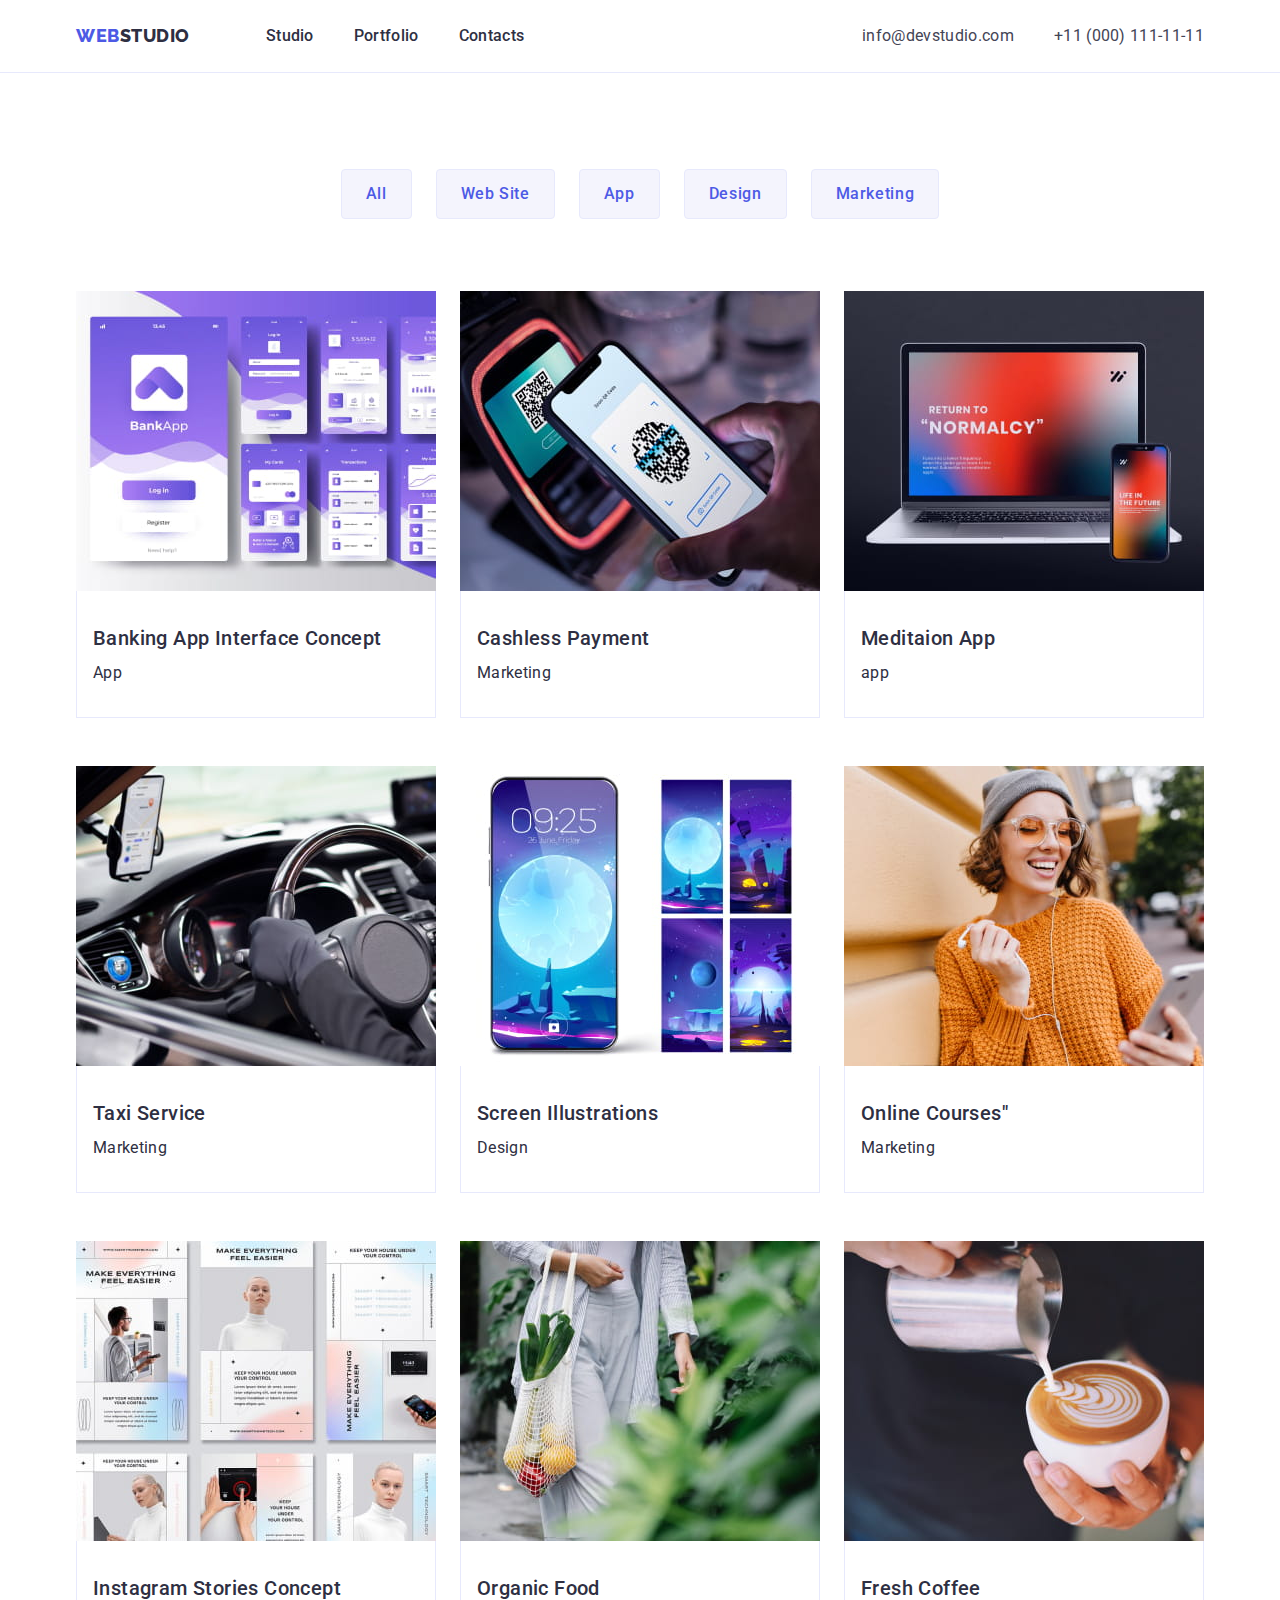
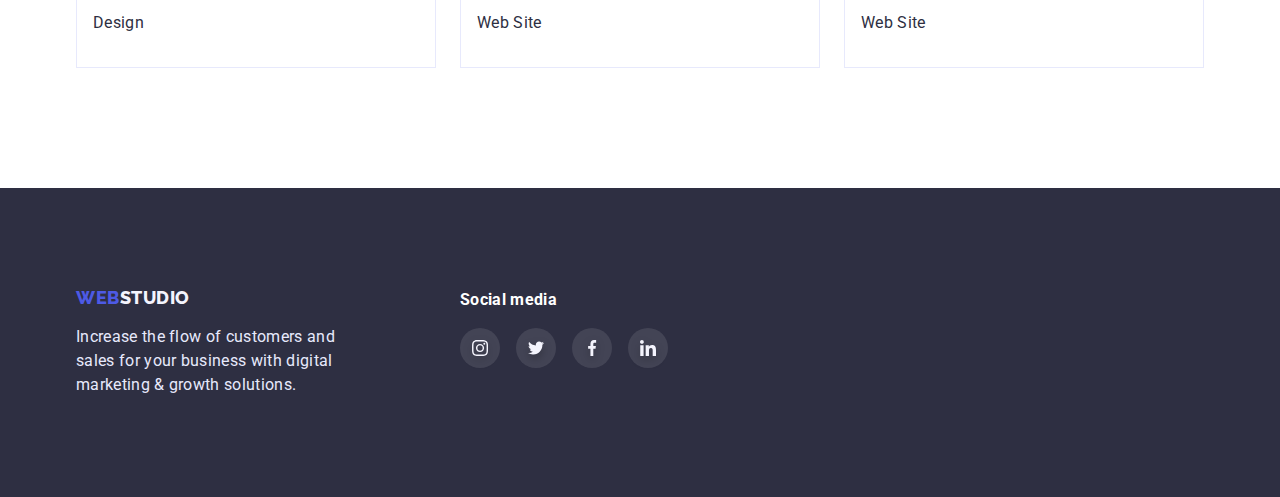
<file: portfolio.html>
<!DOCTYPE html>
<html lang="en">
<head>
    <meta charset="UTF-8">
    <meta http-equiv="X-UA-Compatible" content="IE=edge">
    <meta name="viewport" content="width=device-width, initial-scale=1.0">
    <title>Студія</title>
    <link rel="stylesheet" href="https://cdnjs.cloudflare.com/ajax/libs/modern-normalize/1.1.0/modern-normalize.min.css">

    <link rel="preconnect" href="https://fonts.googleapis.com">
<link rel="preconnect" href="https://fonts.gstatic.com" crossorigin>
<link href="https://fonts.googleapis.com/css2?family=Raleway:wght@800&family=Roboto:wght@400;500;700;900&display=swap" rel="stylesheet">
<link rel="stylesheet" href="./css/styles.css">

</head>
<body>
    <header class="page-header">
        <div class="container head-main">
        <nav class="header-nav">
       <a href="./index.html" class="logo"><span class="web-logo">Web</span>Studio</a>
        <ul class="site-nav">
            <li class="item"><a href="./index.html" class="current padding-a">Studio</a></li>
            <li class="item"><a href="./portfolio.html" class="padding-a" >Portfolio</a></li>
            <li class="item"><a href="" class="padding-a">Contacts</a></li>
        </ul>
        </nav>
    
        <address >
            
            <ul class="site-address">
            <li class="item"><a href="mailto:info@devstudio.com" class="mail">info@devstudio.com</a></li>
            <li class="item"><a href="tel:+110001111111" class="tel">+11 (000) 111-11-11</a></li>
            </ul>
        
        </address>
    </div>
    </header>
<main>

<section class="main-filters">
<div class="container">
<h1 class="visually-hidden">Filters</h1>
    <ul class="filter-buttons">
        <li class="btn-padding"><button type="button">All</button> </li>
        <li class="btn-padding"><button type="button">Web Site</button></li>
        <li class="btn-padding"><button type="button">App</button></li>
        <li class="btn-padding"><button type="button">Design</button></li>
        <li class="btn-padding"><button type="button">Marketing</button></li>
    </ul>

    <ul class="examples-list">
        <li class="examples-card"><img class="img" src="./images/bankingappinterface.jpg" alt="Banking App Interface Concept" width="360" height="300">
        <div class="photo-comment">
            <h2>Banking App Interface Concept</h2>
        <p>App</p>
    </div>
        </li>

        <li class="examples-card"><img class="img" src="./images/cashlesspayment.jpg" alt="Cashless Payment" width="360" height="300">
            <div class="photo-comment">
            <h2>Cashless Payment</h2>
        <p>Marketing</p>
    </div>
        </li>

        <li class="examples-card"><img class="img" src="./images/meditaionapp.jpg" alt="Meditaion App" width="360" height="300">
            <div class="photo-comment">
            <h2>Meditaion App</h2>
            <p>app</p>
        </div>
        </li>

        <li class="examples-card"><img class="img" src="./images/taxiservice.jpg" alt="Taxi Service" width="360" height="300">
            <div class="photo-comment">
            <h2>Taxi Service</h2>
        <p>Marketing</p>
    </div>
        </li>

        <li class="examples-card"><img class="img" src="./images/screenillustrations.jpg" alt="Screen Illustrations" width="360" height="300">
            <div class="photo-comment">
            <h2>Screen Illustrations</h2>
        <p>Design</p>
    </div>
        </li>

        <li class="examples-card"><img class="img" src="./images/girlwithphone.jpg" alt="Online Courses" width="360" height="300">
            <div class="photo-comment">
            <h2>Online Courses"</h2>
        <p>Marketing</p>
    </div>
        </li>

        <li class="examples-card"><img class="img" src="./images/instagramstoriesconcept.jpg" alt="Instagram Stories Concept" width="360" height="300">
            <div class="photo-comment">
            <h2>Instagram Stories Concept</h2>
        <p>Design</p>
    </div>
        </li>

        <li class="examples-card"><img class="img" src="./images/organicfood.jpg" alt="Organic Food" width="360" height="300">
            <div class="photo-comment">
            <h2>Organic Food</h2>
        <p>Web Site</p>
    </div>
        </li>

        <li class="examples-card"><img class="img" src="./images/freshcoffee.jpg" alt="Fresh Coffee" width="360" height="300">
            <div class="photo-comment">
            <h2>Fresh Coffee</h2>
        <p>Web Site</p>
    </div>
        </li>
    </ul>
</div>
</section>
</main>
<footer class="footer">

    <div class="container">
    
    <div class="footer-main">
    
    <div class="footer-flex">
        <a  href="./index.html">Web<span class="footer-logo-studio">Studio</span></a>
     <p class="footer-text">Increase the flow of customers and sales for your business with digital marketing & growth solutions.</p>
    </div>
    
     <div class="social-media">
        <h2 class="social-media-title">Social media</h2>
    <ul class="social-list-footer">
        <li class="social-icons-footer">
            <svg class="social-pictures-footer">
            <use href="./images/icons.svg#icon-instagram"></use>
        </svg>
        </li>
        <li class="social-icons-footer">
            <svg class="social-pictures-footer">
            <use href="./images/icons.svg#icon-twitter"></use>
        </svg>
        </li >
        <li class="social-icons-footer">
            <svg class="social-pictures-footer">
            <use href="./images/icons.svg#icon-facebook"></use>
        </svg>
        </li>
        <li class="social-icons-footer">
            <svg class="social-pictures-footer">
            <use href="./images/icons.svg#icon-linkedin"></use>
        </svg>
        </li>
    </ul>
    </div>
    </div>
    </div>
    </footer>
     
    </body>
    </html>
</file>
<file: css/styles.css>
html{
    box-sizing: border-box;
}


:root{
    --brand-color:#2E2F42;
    --main-white-color: #FFFFFF; 
    --hover-focus: #404BBF;
    --button-color: #4D5AE5;
    --background-button: #F4F4FD;  
    --footer-text-color: #E7E9FC;
    --hover-background-button: #404BBF;
    --active-page: #000000;
    --text-color: #434455;
}
h1,
h2,
h3,
h4,
p,
ul {
  margin: 0;
  padding: 0;
}
.container{
    max-width: 1158px;
    padding-left: 15px;
    padding-right: 15px;
    margin-left: auto;
    margin-right: auto;
   
}

.site-nav{
    display: flex;
    margin: 0;
    padding-left: 0;
}

.site-nav .item:not(:last-child){
    margin-right: 40px;

}
.site-nav .item{
    padding-top: 24px;
    padding-bottom: 24px;
}

.site-address .item:not(:last-child){
    margin-right: 40px;

}

.padding-a{
    padding-top: 24px;
    padding-bottom: 24px;
}

.site-address{
   padding-left: 0;
}

body{
    background-color: var(--main-white-color);
    font-family: 'Roboto', sans-serif;
    color: var(--brand-color);
}

ul{
    list-style: none;
}

.visually-hidden {
    position: absolute;
    width: 1px;
    height: 1px;
    margin: -1px;
    border: 0;
    padding: 0;
    white-space: nowrap;
    clip-path: inset(100%);
    clip: rect(0 0 0 0);
    overflow: hidden;
  }

    .logo
    {
        margin-right: 76px;
        font-weight: 800;
        font-size: 18px;
        line-height: 1.33;
        font-family: 'raleway', sans-serif;
        color: var(--brand-color);
        letter-spacing: 0.03em;
    }
    .web-logo {
        color: var(--button-color);}

        .head-main{
            display: flex;
            align-items: center;
          }
  .header-nav{
    display: flex;
    align-items: center;
    margin-right: auto;
  }

    
     .site-nav a{
        font-weight: 500;
        font-size: 16px;
        line-height: 1.5;
        color: var(--brand-color);
        letter-spacing: 0.02em;
     }
.site-nav .current{
color: var(--brand-color);
}



    .header-nav .site-address:focus, .header-nav .site-address a:hover{
        color: var(--hover-focus);}
        .header-nav .site-nav:focus, .header-nav .site-nav a:hover{
            color: var(--hover-focus);
    }
    .site-address{
        display: flex;
    
    }
    .site-address .item{
        font-style: normal;
    }



    .site-address a{  
        font-weight: 400;
        font-size: 16px;
        line-height: 1.5;
        color: var(--text-color);
        letter-spacing: 0.02em;

    }

  
    .site-address a:hover, .site-address a:focus
    {
        color: var(--hover-focus)
    }

.page-header{
    border-bottom-width: 1px;
  border-bottom-style: solid;
  border-bottom-color:#E7E9FC;
}


.hero{
    height: 600px;
    max-width: 1440px;
    margin-left: auto;
    margin-right: auto;
   background-image: linear-gradient(
    to right,
    rgba(46, 47, 66, 0.7),
    rgba(46, 47, 66, 0.7)
    ),
    url(../images/peopleoffice.jpg);
   background-size: auto auto;
    background-position: 50% 50%;
    background-repeat: no-repeat;
   background-color:var(--brand-color);
   text-align: center;
   padding-top: 188px;
   padding-bottom: 188px;
}

.hero-title{
    
    font-size: 56px;
    line-height: 1.07;
    color: var(--main-white-color);
    letter-spacing: 0.02em;
text-align: center;
    margin-left: auto;
    margin-right: auto;
    margin-top: 0;
    margin-bottom: 0;
   
    max-width:500px;
}

.hero-button {
    margin-top: 48px;
   padding: 16px 32px;

    box-shadow: 0px 4px 4px rgba(0, 0, 0, 0.15);
border-radius: 4px;
border-color: var(--button-color);
font-family:'Roboto';
font-weight: 500;
font-size: 16px;
line-height: 1.5;
letter-spacing: 0.04em;
color: var(--main-white-color);
background-color: var(--button-color);
cursor: pointer;


}


.hero-button:hover, .hero-button:focus{
    background-color:var(--hover-background-button);}

    .principles{
        padding-top: 120px;
        padding-bottom: 120px;
    }
    .principles-list{
        margin: 0;
        padding-left: 0;
        display: flex;
        align-items: center;
    }

  
    .principles-block{
        width: calc((100% - 72px) / 4);
    }
    .principles-block:not(:last-child){
       margin-right: 24px;
    }

.principles-list .title{
    color: var(--brand-color);
    font-weight: 500;
    font-size: 20px;
    line-height: 1.2;
    letter-spacing: 0.02em;

    margin-top: 0;
    margin-bottom: 8px;}

    .bckg-antenna{
       width: 64px;
       height: 64px;
        margin-left: 100px;
        margin-right: 100px;
        margin-top: 24px;
        margin-bottom: 24px;
    }

.principles-list .text{
   margin: 0;
    font-size: 16px;
    line-height: 1.5;
    color: var(--text-color);
    letter-spacing: 0.02em;

}
.bckg-principles{

background-color: var(--background-button);
border-radius: 4px;
margin-bottom: 8px;
}

.our-work{
    padding-bottom: 120px;
}
.our-work .title{
margin-top: 0;
margin-bottom: 72px;
text-align: center;
    font-size: 36px;
    line-height: 1.11;
    letter-spacing: 0.02em;

}

.img{
display: block;
max-width: 100%;
height: auto;
}

.photo:not(:last-child){
margin-right: 24px;
}

.picture-work{
    background: linear-gradient(0deg,rgba(77, 90, 229, 0.1), rgba(77, 90, 229, 0.1)), url(photo-1545235617-7a424c1a60cc.jpg);
background-blend-mode: soft-light, normal;
border: 1px solid #E7E9FC;
}

.works-photo{
    padding-left: 0;

margin-top: 0;
margin-bottom: 0;
display: flex;
}
.photo-padding{
    text-align: center;
    box-shadow: 0px 1px 6px rgba(46, 47, 66, 0.08), 0px 1px 1px rgba(46, 47, 66, 0.16), 0px 2px 1px rgba(46, 47, 66, 0.08);
border-radius: 0px 0px 4px 4px;
    background-color: var(--main-white-color);
}
.photo-padding:not(:last-child){
margin-right: 24px;

}
.photo-padding:hover{
    box-shadow: 0px 1px 6px rgba(46, 47, 66, 0.08), 0px 1px 1px rgba(46, 47, 66, 0.16), 0px 2px 1px rgba(46, 47, 66, 0.08);
border-radius: 0px 0px 4px 4px;
}

.our-team{
    background-color: var(--background-button);
    padding-top: 120px;
    padding-bottom: 120px;
}
.photo-fone{
   padding-top: 32px;
   padding-bottom: 32px;
    width: 264px;
}


.workers-list{

margin-top: 0;
margin-bottom: 0;
padding-left: 0;
display: flex;
}

.social-list{
    display: flex;
    margin-top: 8px;
}

.social-pictures{
    
    width: calc((100% - 72px) / 4);
    width: 40px;
    height: 40px;
   
    padding: 12px;
    
    filter: drop-shadow(0px 4px 4px rgba(0, 0, 0, 0.25));
}


.social-icons{
    height: 40px;
    margin-left: auto;
    margin-right: auto;
    background-color: var(--button-color);
    border-radius: 50%;
}

.social-icons:hover, .social-icons:focus{
    background-color: var(--hover-background-button);
}


.our-team .main-title{
    text-align: center;
margin-top: 0;
margin-bottom: 72px;
font-size: 36px;
line-height: 1.11;
color: var(--brand-color);
letter-spacing: 0.02em;
}

.our-team .secondary-title{
padding-top: 0;

   
    margin-bottom: 8px;
    font-weight: 500;
font-size: 20px;
line-height: 1.2;
color: var(--brand-color);
letter-spacing: 0.02em;
}

.our-team .text{
margin: 0;
font-size: 16px;
line-height: 1.5;
color: var(--text-color);
letter-spacing: 0.02em;
}

.title-customers{
font-style: normal;
font-size: 36px;
line-height: 1.11;
text-align: center;
letter-spacing: 0.02em;
text-transform: capitalize;
color: var(--brand-color);
margin-bottom: 72px;
}

.customers{
    padding-top: 120px;
    padding-bottom: 120px;
}

.customers-list{
display: flex;
}

.customer-logo{
    width: calc((100% - 120px) / 6);
    margin-left: auto;
    margin-right: auto;
    padding-top: 16px;
    padding-bottom: 16px;
    padding-left: 32px;
    padding-right: 32px;
    border: 1px solid #8E8F99;
    border-radius: 4px;
}

.customer-logo:hover{
    stroke: var(--hover-focus);
    fill: var(--hover-focus);
    border-color: var(--hover-focus);
}

.company-logo{
    width: 104px;
    height: 56px;
}



.main-filters{
padding-top: 96px;
padding-bottom: 120px;
}


   

.filter-buttons{
    text-align: center;
    margin-bottom: 72px;
    justify-content: center;

    display: flex;
}



    .filter-buttons button {
        padding-top: 12px;
        padding-bottom: 12px;
        padding-left: 24px;
        padding-right: 24px;
        font-family: 'Roboto';
        font-weight: 500;
        font-size: 16px;
        line-height: 1.5;
        color: var(--button-color);
        background-color: var(--background-button);
        cursor: pointer;
        letter-spacing: 0.04em;
        border: 1px solid #E7E9FC;
        border-radius: 4px;
        align-items: center;

      
        
    }

    .btn-padding:not(:last-child){
margin-right: 24px;
    }

    .filter-buttons button:hover, .filter-buttons button:focus{
        color: var(--main-white-color);
        background-color: var(--button-color);

    }
    .examples-list{
        margin: 0;
       
        display: flex;
        padding-left: 0;
        flex-wrap: wrap;
        
    }
.examples-card{
   margin-right: 24px;
  margin-bottom: 48px;
  width: calc((100% - 48px) / 3);
}
.examples-card:hover, .examples-card:focus{
box-shadow: 0px 1px 6px rgba(46, 47, 66, 0.08), 0px 1px 1px rgba(46, 47, 66, 0.16), 0px 2px 1px rgba(46, 47, 66, 0.08);


}


.photo-comment{
padding-top: 32px;
padding-bottom: 32px;
padding-left: 16px;
border-right-width: 1px;
  border-right-style: solid;
  border-right-color: #E7E9FC;
  border-bottom-width: 1px;
  border-bottom-style: solid;
  border-bottom-color: #E7E9FC;
  border-left-width: 1px;
  border-left-style: solid;
  border-left-color: #E7E9FC;
}

.examples-card:nth-child(3n){
    margin-right: 0;
}
.examples-card:nth-last-child(-n + 3) {
    margin-bottom: 0;
}

    .examples-list h2{
       margin-bottom: 8px;
font-weight: 500;
font-size: 20px;
line-height: 1.5;
letter-spacing: 0.02em;
    }
    .examples-list p{
       margin: 0;
        font-size: 16px;
        line-height: 1.5;
        letter-spacing: 0.02em
    }

    footer{
        background-color: var(--brand-color);
padding-bottom: 100px;
padding-top: 100px;
    }

.footer-main{
    display: flex;
}

.social-media{
    margin-left: 120px;
    
}



.social-media-title{
font-style: normal;
font-size: 16px;
line-height: 1.5;
letter-spacing: 0.02em;
color: var(--main-white-color);
margin-bottom: 16px;

}

    .footer a{

        color: var(--button-color);
        font-family: 'Raleway', sans-serif;
        font-weight: 800;
        font-size: 18px;
        line-height: 1.16;
        letter-spacing: 0.03em;

    }
    .footer .footer-text{
        margin: 0;
        color: var(--footer-text-color);
        font-size: 16px;
        line-height: 1.5;
        letter-spacing: 0.02em;
        margin-top: 16px;
        max-width: 264px;
    }

.social-icons-footer{
    height: 40px;
    margin-left: auto;
    margin-right: auto;
    background-color: rgba(255, 255, 255, 0.1);;
    border-radius: 50%;
}

.social-icons-footer:hover{
    background-color: #31D0AA;;
}

.social-icons-footer:focus{
    background-color: #31D0AA;;
}

.social-pictures-footer{
    width: 40px;
    height: 40px;
    padding: 12px;
    filter: drop-shadow(0px 4px 4px rgba(0, 0, 0, 0.25));
}

.social-icons-footer:not(:last-child){
    margin-right: 16px;
}


.social-list-footer{
    display: flex;
}

    .footer .footer-logo-studio{
        color: var(--background-button);
    }


   .page-header a, .footer a {
        text-decoration: none;
     }

.header-nav>a, .footer a {
    text-transform: uppercase;   
}
</file>
